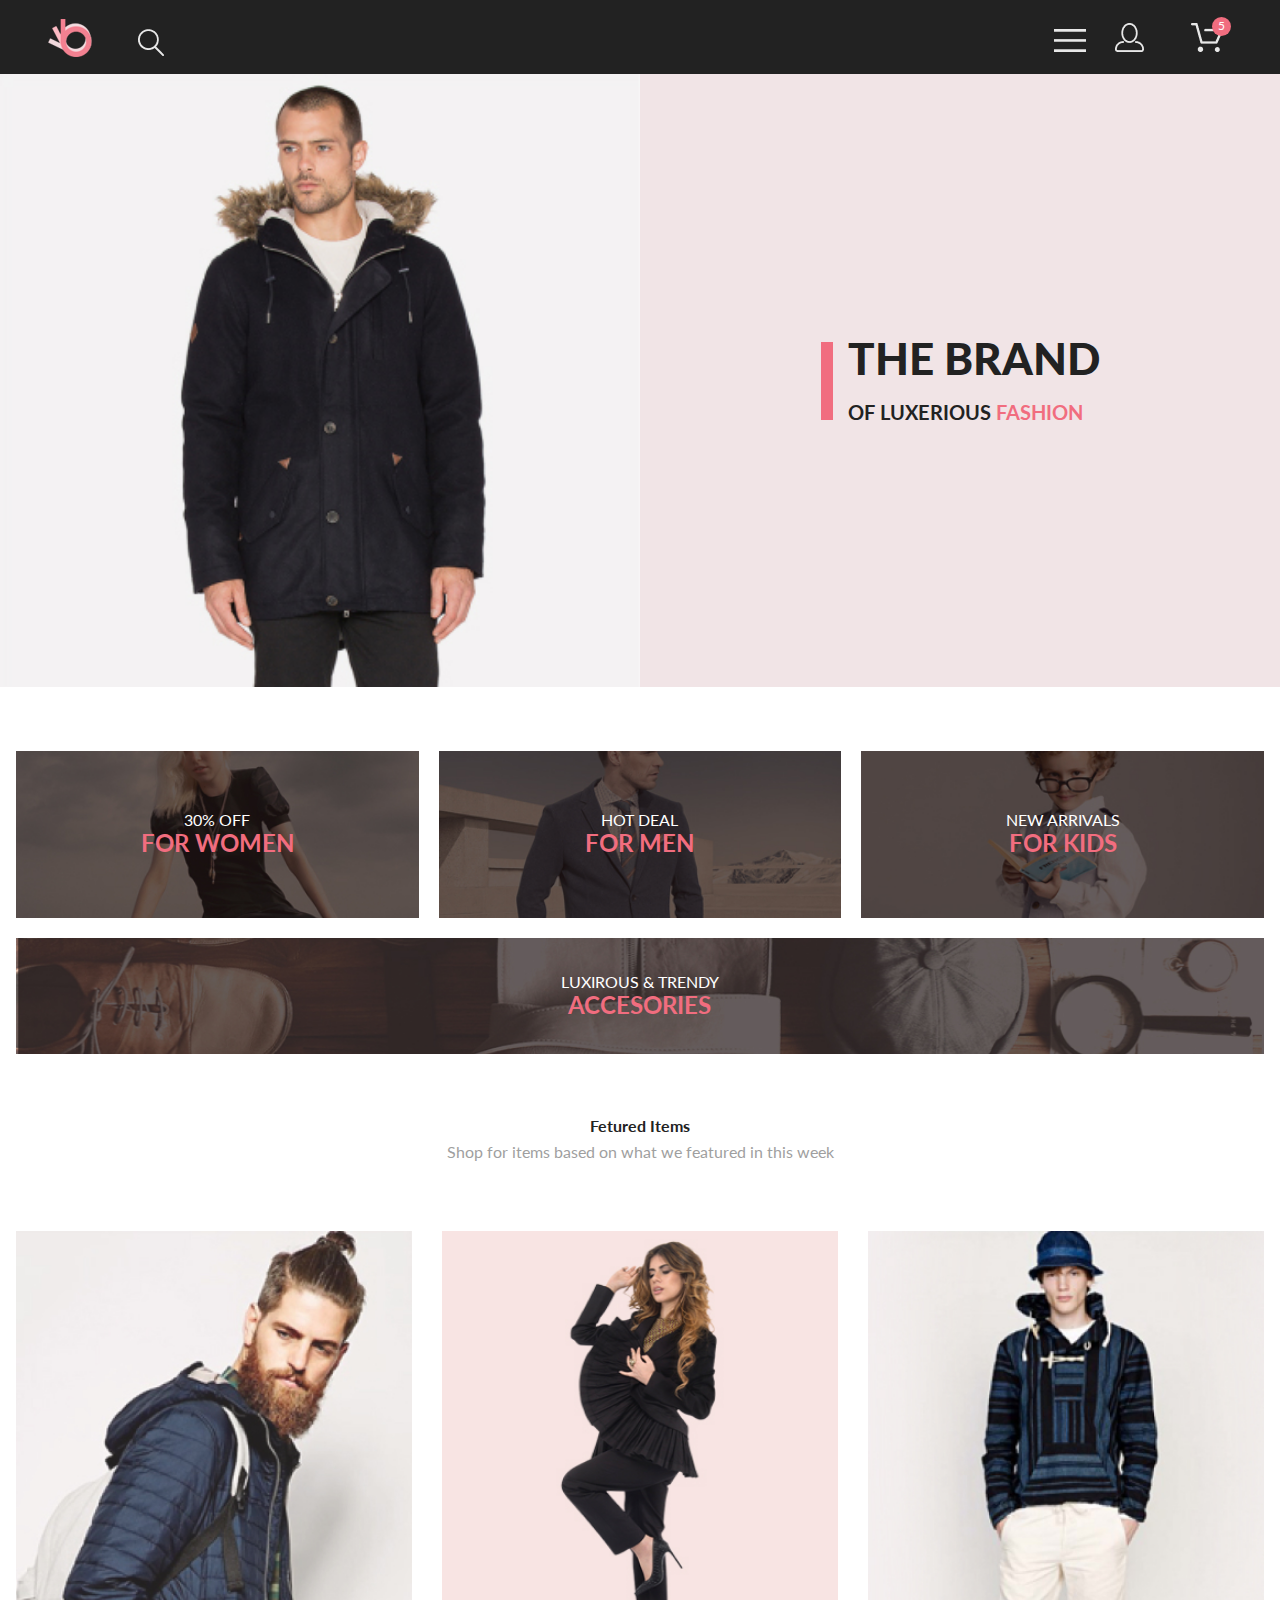
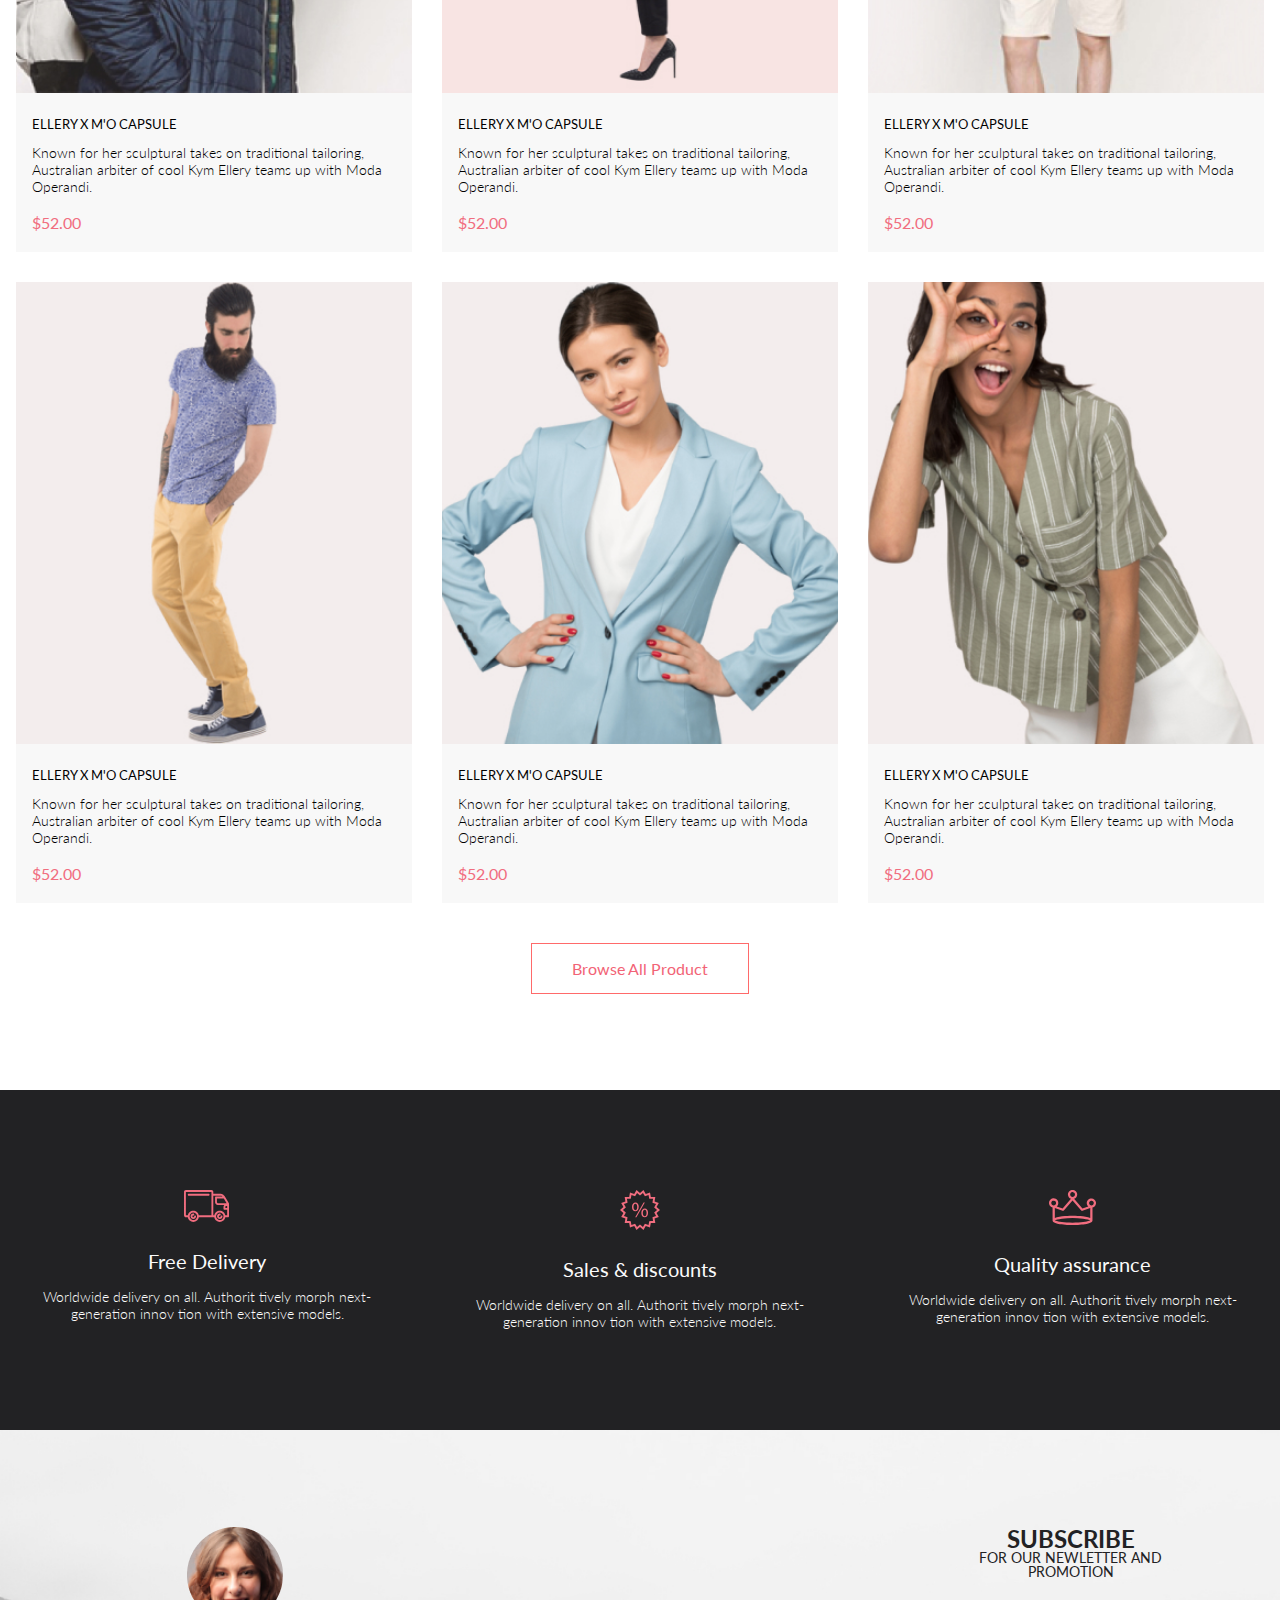
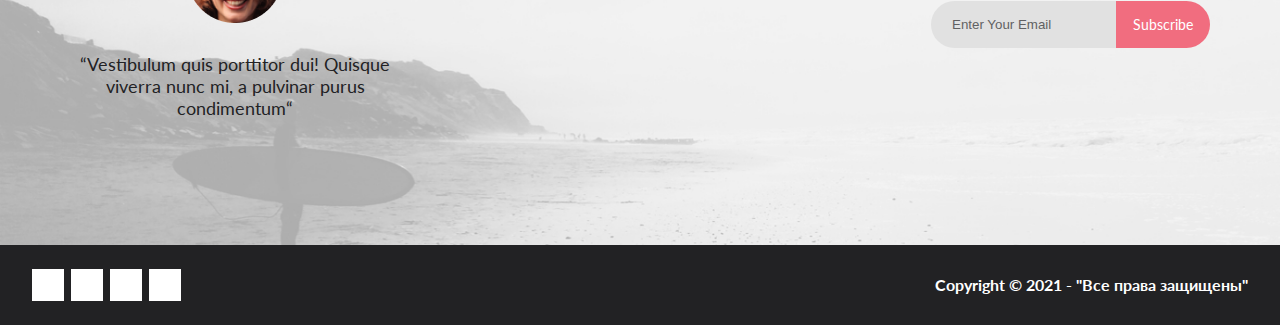
<file: index.html>
<!DOCTYPE html>
<html lang="en">

<head>
    <meta charset="UTF-8">
    <meta name="viewport" content="width=device-width, initial-scale=1.0">
    <meta name="author" lang="ru" content="Yaroslav Chelov">
    <title>Главная страница сайта</title>
    <link rel="stylesheet" href="reset.css">
    <link rel="stylesheet" href="https://cdnjs.cloudflare.com/ajax/libs/font-awesome/5.15.2/css/all.min.css"
        integrity="sha512-HK5fgLBL+xu6dm/Ii3z4xhlSUyZgTT9tuc/hSrtw6uzJOvgRr2a9jyxxT1ely+B+xFAmJKVSTbpM/CuL7qxO8w=="
        crossorigin="anonymous">
    <link rel="stylesheet" href="style.css">
</head>

<body>
    <!-- Создаем шапку сайта -->
    <div class="header">
        <div class="container">
            <div class="leftHeader">
                <img src="img/logo.png" alt="Логотип компании">
                <img class="searchIcon" src="img/search.png" alt="Поиск по сайту">
            </div>

            <div class="rightHeader">
                <img class="headerBars" src="img/bars.png" alt="Кнопка меню">
                <img class="userIcon" src="img/user.png" alt="Иконка пользователя">

                <span class="cartIconWrap">
                    <img class="cartIcon" src="img/cart.png" alt="Корзина с товаром">
                    <span>5</span>
                </span>
            </div>

        </div>
    </div>
    <!-- Конец шапки сайта -->
    <div class="brandWrap">
        <div class="InsidebrandWrap">
            <div class="brandLeft">
                <img src="img/brand-man.jpg" alt="Картинка рекламная">
            </div>
            <div class="brandRight">
                <div class="brandPromoWrap">
                    <div>THE BRAND</div>
                    <div>OF LUXERIOUS <span>FASHION</span></div>
                </div>
            </div>
        </div>


        <!-- Скрытое меню -->
        <div class="brandDark hidden">
            <div class="menu">
                <img class="menuClose" src="img/close-icon.png" alt="">
                <div class="menuTitle"><a href="catalog.html" target="_self">КАТАЛОГ ТОВАРОВ</a></div>

                <div class="menuUnit">
                    <div class="menuHeader">
                        MAN
                    </div>
                    <a href="#">Accessories</a>
                    <a href="#">Bags</a>
                    <a href="#">Denim</a>
                    <a href="#">T-Shirts</a>
                </div>

                <div class="menuUnit">
                    <div class="menuHeader">
                        WOMAN
                    </div>
                    <a href="#">Accessories</a>
                    <a href="#">Jackets & Coats</a>
                    <a href="#">Polos</a>
                    <a href="#">T-Shirts</a>
                    <a href="#">Shirts</a>
                </div>

                <div class="menuUnit">
                    <div class="menuHeader">
                        KIDS
                    </div>
                    <a href="#">Accessories</a>
                    <a href="#">Jackets & Coats</a>
                    <a href="#">Polos</a>
                    <a href="#">T-Shirts</a>
                    <a href="#">Shirts</a>
                    <a href="#">Bags</a>
                </div>

            </div>
        </div>
    </div>
    <!-- Конец скрытого меню -->

    <!-- Карточки разделов -->
    <div class="offers container">
        <div class="offerWomen">
            <img class="offerImgThree" src="img/offerWomen.jpg" alt="Раздел товаров для мужчин">
            <div class="offerTitle">
                <div class="offerTitleTop">
                    30% OFF
                </div>
                <div class="offerTitleBottom">
                    FOR WOMEN
                </div>
            </div>
        </div>
        <div class="offerMen">
            <img class="offerImgThree" src="img/offerMen.jpg" alt="Раздел товаров для мужчин">
            <div class="offerTitle">
                <div class="offerTitleTop">
                    HOT DEAL
                </div>
                <div class="offerTitleBottom">
                    FOR MEN
                </div>
            </div>
        </div>
        <div class="offerKids">
            <img class="offerImgThree" src="img/offerKids.jpg" alt="Детские товары">
            <div class="offerTitle">
                <div class="offerTitleTop">
                    NEW ARRIVALS
                </div>
                <div class="offerTitleBottom">
                    FOR KIDS
                </div>
            </div>
        </div>
        <div class="offerAccesories">
            <img class="offerImgLast" src="img/offerAccesories.jpg" alt="Предложения по аксуссуарам">
            <div class="offerTitle">
                <div class="offerTitleTop">
                    LUXIROUS & TRENDY
                </div>
                <div class="offerTitleBottom">
                    ACCESORIES
                </div>
            </div>
        </div>
    </div>
    <!-- Конец карточек разделов -->

    <!-- Карточки товаров -->

    <div class="featured container">
        <h2 class="featuredHeader">Fetured Items</h2>
        <div class="featuredTitle">Shop for items based on what we featured in this week</div>

        <div class="featuredItems">

            <div class="featuredItem">

                <div class="featuredImgWrap">
                    <img src="img/featured/1.jpg" alt="">
                    <div class="featuredImgDark">
                        <button>
                            <img src="img/cart.svg" alt="">
                            Add to Cart
                        </button>
                    </div>
                </div>

                <div class="featuredData">
                    <div class="featuredName">
                        ELLERY X M'O CAPSULE
                    </div>
                    <div class="featuredText">
                        Known for her sculptural takes on traditional tailoring, Australian arbiter of cool Kym Ellery
                        teams
                        up with Moda Operandi.
                    </div>
                    <div class="featuredPrice">
                        $52.00
                    </div>
                </div>

            </div>

            <div class="featuredItem">

                <div class="featuredImgWrap">
                    <img src="img/featured/2.jpg" alt="">
                    <div class="featuredImgDark">
                        <button>
                            <img src="img/cart.svg" alt="">
                            Add to Cart
                        </button>
                    </div>
                </div>

                <div class="featuredData">
                    <div class="featuredName">
                        ELLERY X M'O CAPSULE
                    </div>
                    <div class="featuredText">
                        Known for her sculptural takes on traditional tailoring, Australian arbiter of cool Kym Ellery
                        teams
                        up with Moda Operandi.
                    </div>
                    <div class="featuredPrice">
                        $52.00
                    </div>
                </div>

            </div>

            <div class="featuredItem">

                <div class="featuredImgWrap">
                    <img src="img/featured/3.jpg" alt="">
                    <div class="featuredImgDark">
                        <button>
                            <img src="img/cart.svg" alt="">
                            Add to Cart
                        </button>
                    </div>
                </div>

                <div class="featuredData">
                    <div class="featuredName">
                        ELLERY X M'O CAPSULE
                    </div>
                    <div class="featuredText">
                        Known for her sculptural takes on traditional tailoring, Australian arbiter of cool Kym Ellery
                        teams
                        up with Moda Operandi.
                    </div>
                    <div class="featuredPrice">
                        $52.00
                    </div>
                </div>

            </div>

            <div class="featuredItem">

                <div class="featuredImgWrap">
                    <img src="img/featured/4.jpg" alt="">
                    <div class="featuredImgDark">
                        <button>
                            <img src="img/cart.svg" alt="">
                            Add to Cart
                        </button>
                    </div>
                </div>

                <div class="featuredData">
                    <div class="featuredName">
                        ELLERY X M'O CAPSULE
                    </div>
                    <div class="featuredText">
                        Known for her sculptural takes on traditional tailoring, Australian arbiter of cool Kym Ellery
                        teams
                        up with Moda Operandi.
                    </div>
                    <div class="featuredPrice">
                        $52.00
                    </div>
                </div>

            </div>

            <div class="featuredItem">

                <div class="featuredImgWrap">
                    <img src="img/featured/5.jpg" alt="">
                    <div class="featuredImgDark">
                        <button>
                            <img src="img/cart.svg" alt="">
                            Add to Cart
                        </button>
                    </div>
                </div>

                <div class="featuredData">
                    <div class="featuredName">
                        ELLERY X M'O CAPSULE
                    </div>
                    <div class="featuredText">
                        Known for her sculptural takes on traditional tailoring, Australian arbiter of cool Kym Ellery
                        teams
                        up with Moda Operandi.
                    </div>
                    <div class="featuredPrice">
                        $52.00
                    </div>
                </div>

            </div>
            <div class="featuredItem">

                <div class="featuredImgWrap">
                    <img src="img/featured/6.jpg" alt="">
                    <div class="featuredImgDark">
                        <button>
                            <img src="img/cart.svg" alt="">
                            Add to Cart
                        </button>
                    </div>
                </div>

                <div class="featuredData">
                    <div class="featuredName">
                        ELLERY X M'O CAPSULE
                    </div>
                    <div class="featuredText">
                        Known for her sculptural takes on traditional tailoring, Australian arbiter of cool Kym Ellery
                        teams
                        up with Moda Operandi.
                    </div>
                    <div class="featuredPrice">
                        $52.00
                    </div>
                </div>

            </div>
        </div>

        <!-- Конец карточек товаров -->

        <button class="featuredBrowseBtn">Browse All Product</button>
    </div>

    <div class="services">
        <div class="container">

            <div class="serivceUnit">
                <img src="img/services/delivery.svg" alt="">
                <div class="servicesTitle">
                    Free Delivery
                </div>
                <div class="servicesText">
                    Worldwide delivery on all. Authorit tively morph next-generation innov tion with extensive models.
                </div>
            </div>

            <div class="serivceUnit">
                <img src="img/services/discount.svg" alt="">
                <div class="servicesTitle">
                    Sales & discounts
                </div>
                <div class="servicesText">
                    Worldwide delivery on all. Authorit tively morph next-generation innov tion with extensive models.
                </div>
            </div>

            <div class="serivceUnit">
                <img src="img/services/assurance.svg" alt="">
                <div class="servicesTitle">
                    Quality assurance
                </div>
                <div class="servicesText">
                    Worldwide delivery on all. Authorit tively morph next-generation innov tion with extensive models.
                </div>
            </div>
        </div>
    </div>

    <div class="subscribe">
        <div class="container">

            <div class="subscribeLeft">
                <img src="img/subscribeUser.png" alt="">
                <div class="subscribeUserText">
                    “Vestibulum quis porttitor dui! Quisque viverra nunc mi, a pulvinar purus condimentum“
                </div>
            </div>

            <div class="subscribeRight">
                <div class="subscribeTitle">
                    SUBSCRIBE
                </div>
                <div class="subscribeText">
                    FOR OUR NEWLETTER AND PROMOTION
                </div>
                <form action="" class="subscribeForm">
                    <input type="text" placeholder="Enter Your Email">
                    <button>Subscribe</button>
                </form>
            </div>

        </div>
    </div>
    <!-- Начало футера -->
    <div class="footer">
        <div class="container">
            <div class="footerLeft">
                <a href="#">
                    <i class="fab fa-facebook-f"></i>
                </a>
                <a href="#">
                    <i class="fab fa-instagram"></i>
                </a>
                <a href="#">
                    <i class="fab fa-pinterest-p"></i>
                </a>
                <a href="#">
                    <i class="fab fa-twitter"></i>
                </a>
            </div>
            <div class="footerRight">
                <b>Copyright &copy; 2021 - "Все права защищены"</b>
            </div>
        </div>
    </div>
    <!-- Появление меню и смена класса при нажатии на кнопку меню bars.png -->
    <script src="script.js"></script>

</body>

</html>
</file>
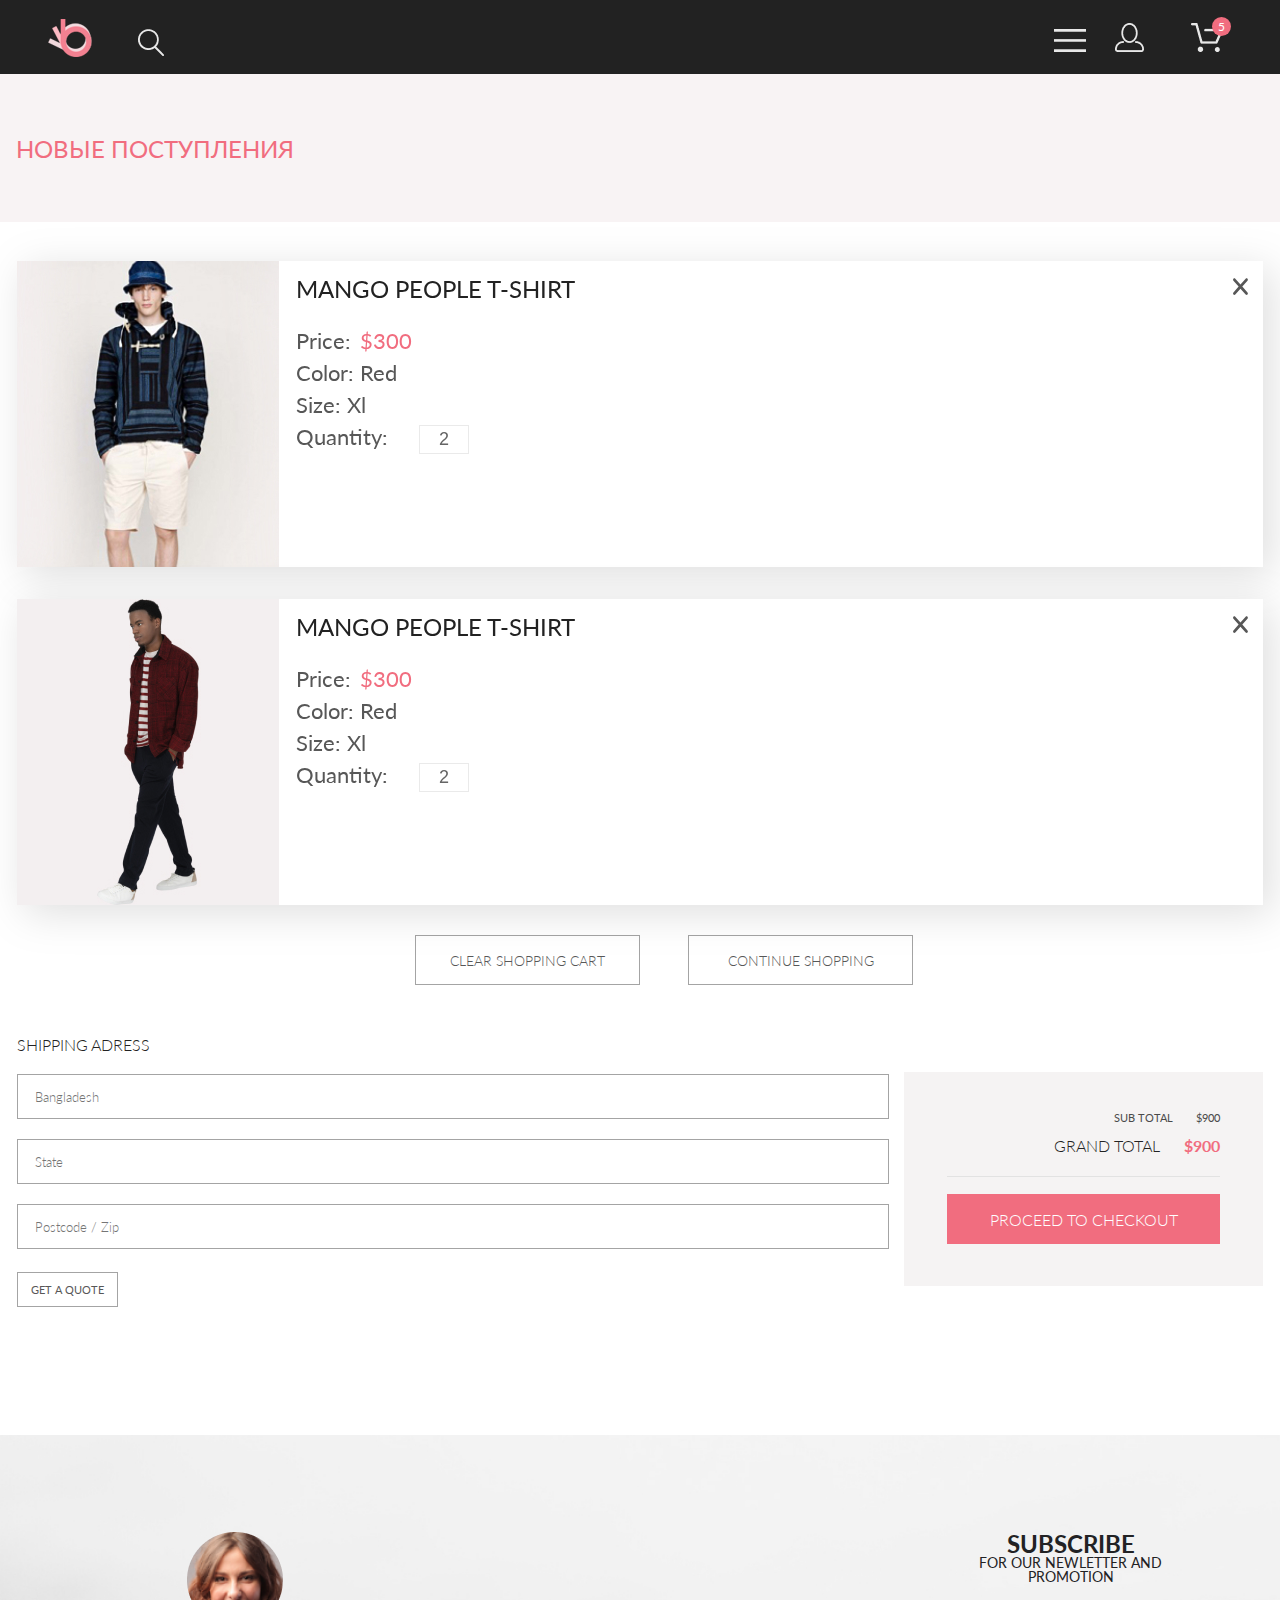
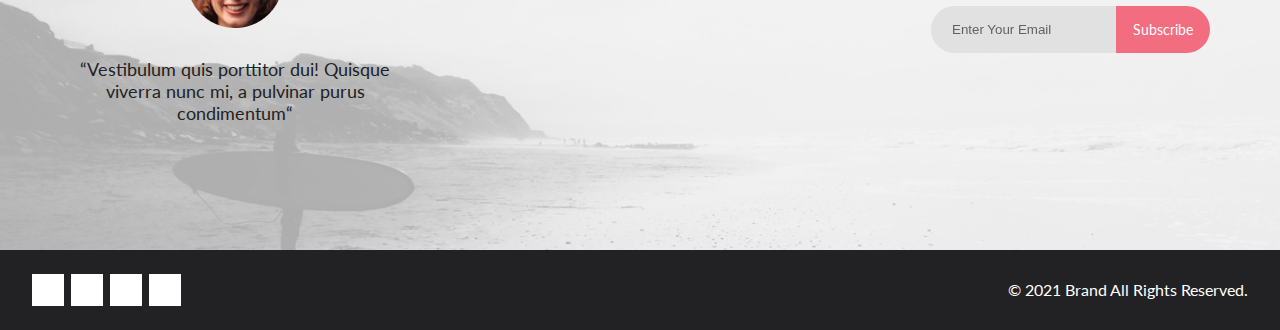
<file: cart.html>
<!DOCTYPE html>
<html lang="en">

<head>
    <meta charset="UTF-8">
    <meta name="viewport" content="width=device-width, initial-scale=1.0">
    <meta name="author" lang="ru" content="Yaroslav Chelov">
    <title>КОРЗИНА товаров</title>
    <link rel="stylesheet" href="reset.css">
    <link rel="stylesheet" href="https://cdnjs.cloudflare.com/ajax/libs/font-awesome/5.15.2/css/all.min.css"
        integrity="sha512-HK5fgLBL+xu6dm/Ii3z4xhlSUyZgTT9tuc/hSrtw6uzJOvgRr2a9jyxxT1ely+B+xFAmJKVSTbpM/CuL7qxO8w=="
        crossorigin="anonymous">
    <link rel="stylesheet" href="style.css">
    <link rel="stylesheet" href="styles/style.css">
</head>

<body>
    <!-- Создаем шапку сайта -->
    <div class="header">
        <div class="container">
            <div class="leftHeader">
                <a href="index.html" target="_self"><img src="img/logo.png" alt="Логотип компании"></a>
                <img class="searchIcon" src="img/search.png" alt="Поиск по сайту">
            </div>

            <div class="rightHeader">
                <img class="headerBars" src="img/bars.png" alt="Кнопка меню">
                <img class="userIcon" src="img/user.png" alt="Иконка пользователя">

                <span class="cartIconWrap">
                    <img class="cartIcon" src="img/cart.png" alt="Корзина с товаром">
                    <span>5</span>
                </span>
            </div>

        </div>
    </div>
    <!-- Конец шапки сайта -->


    <!-- Скрытое меню -->
    <div class="brandDark hidden">
        <div class="menu">
            <img class="menuClose" src="img/close-icon.png" alt="">
            <div class="menuTitle"><a href="catalog.html" target="_self">КАТАЛОГ ТОВАРОВ</a></div>

            <div class="menuUnit">
                <div class="menuHeader">
                    MAN
                </div>
                <a href="#">Accessories</a>
                <a href="#">Bags</a>
                <a href="#">Denim</a>
                <a href="#">T-Shirts</a>
            </div>

            <div class="menuUnit">
                <div class="menuHeader">
                    WOMAN
                </div>
                <a href="#">Accessories</a>
                <a href="#">Jackets & Coats</a>
                <a href="#">Polos</a>
                <a href="#">T-Shirts</a>
                <a href="#">Shirts</a>
            </div>

            <div class="menuUnit">
                <div class="menuHeader">
                    KIDS
                </div>
                <a href="#">Accessories</a>
                <a href="#">Jackets & Coats</a>
                <a href="#">Polos</a>
                <a href="#">T-Shirts</a>
                <a href="#">Shirts</a>
                <a href="#">Bags</a>
            </div>

        </div>
    </div>
    </div>
    <!-- Конец скрытого меню -->


    <div class="newArrivals">
        <div class="container">
            <h1>НОВЫЕ ПОСТУПЛЕНИЯ</h1>
        </div>
    </div>

    <div class="container cart">
        <div class="cartLeft">

            <div class="cartUnit">
                <div class="cartUnitInside">
                    <img src="images/cart/cart1.jpg" alt="" class="cartImg">
                    <div class="cartProduct">
                        <div class="cartProductName">MANGO PEOPLE T-SHIRT</div>
                        <div class="cartProductPrice">
                            Price: <span>$300</span>
                        </div>
                        <div class="cartProductColor">Color: Red</div>
                        <div class="cartProductSize">Size: Xl</div>
                        <div class="cartProductQty">
                            Quantity:
                            <input type="text" value="2">
                        </div>
                    </div>
                </div>
            </div>

            <div class="cartUnit">
                <div class="cartUnitInside">
                    <img src="images/cart/cart2.jpg" alt="" class="cartImg">
                    <div class="cartProduct">
                        <div class="cartProductName">MANGO PEOPLE T-SHIRT</div>
                        <div class="cartProductPrice">
                            Price: <span>$300</span>
                        </div>
                        <div class="cartProductColor">Color: Red</div>
                        <div class="cartProductSize">Size: Xl</div>
                        <div class="cartProductQty">
                            Quantity:
                            <input type="text" value="2">
                        </div>
                    </div>
                </div>
            </div>

            <div class="cartLeftButtons">
                <button>Clear shopping cart</button>
                <button>Continue shopping</button>
            </div>

        </div>
        <div class="cartRight">
            <form action="" class="cartRightForm">
                <div class="cartRightHeader">SHIPPING ADRESS</div>
                <input type="text" placeholder="Bangladesh">
                <input type="text" placeholder="State">
                <input type="text" placeholder="Postcode / Zip">
                <button>GET A QUOTE</button>
            </form>

            <div class="cartTotal">
                <div class="cartSubtotal">
                    SUB TOTAL <span>$900</span>
                </div>
                <div class="cartGrandtotal">
                    GRAND TOTAL <span>$900</span>
                </div>
                <hr>
                <button>PROCEED TO CHECKOUT</button>
            </div>
        </div>
    </div>


    <div class="subscribe">
        <div class="container">

            <div class="subscribeLeft">
                <img src="img/subscribeUser.png" alt="">
                <div class="subscribeUserText">
                    “Vestibulum quis porttitor dui! Quisque viverra nunc mi, a pulvinar purus condimentum“
                </div>
            </div>

            <div class="subscribeRight">
                <div class="subscribeTitle">
                    SUBSCRIBE
                </div>
                <div class="subscribeText">
                    FOR OUR NEWLETTER AND PROMOTION
                </div>
                <form action="" class="subscribeForm">
                    <input type="text" placeholder="Enter Your Email">
                    <button>Subscribe</button>
                </form>
            </div>

        </div>
    </div>
    <script type="text/javascript">
        function CreateImage() {
            var cnvs = document.getElementById("canvas");
            var ctxt = cnvs.getContext("2d");
            var x = 1;
            function animation2() {
                ctxt.fillStyle = "blue";
                ctxt.fillRect(x * 10, (Math.sin(x)) * 50 + 75, 2.5, 2.5);
                ctxt.fillStyle = "red";
                ctxt.fillRect(x * 10, (Math.cos(x)) * 50 + 75, 2.5, 2.5);
                x = x + 0.01;
                if (x › 60) {
                    x = 1;
                    ctxt2.clearRect(0, 0, 640, 150);
                }
                setTimeout(animation, 10);
            }
            animation();
        }
    </script>

    <div class="footer">
        <div class="container">
            <div class="footerLeft">
                <a href="#">
                    <i class="fab fa-facebook-f"></i>
                </a>
                <a href="#">
                    <i class="fab fa-instagram"></i>
                </a>
                <a href="#">
                    <i class="fab fa-pinterest-p"></i>
                </a>
                <a href="#">
                    <i class="fab fa-twitter"></i>
                </a>
            </div>
            <div class="footerRight">
                &copy; 2021 Brand All Rights Reserved.
            </div>
        </div>
    </div>
    <!-- Появление меню и смена класса при нажатии на кнопку меню bars.png -->
    <script src="script.js"></script>
    <!-- Появление меню фильтров -->
    <script src="app.js"></script>
</body>

</html>
</file>
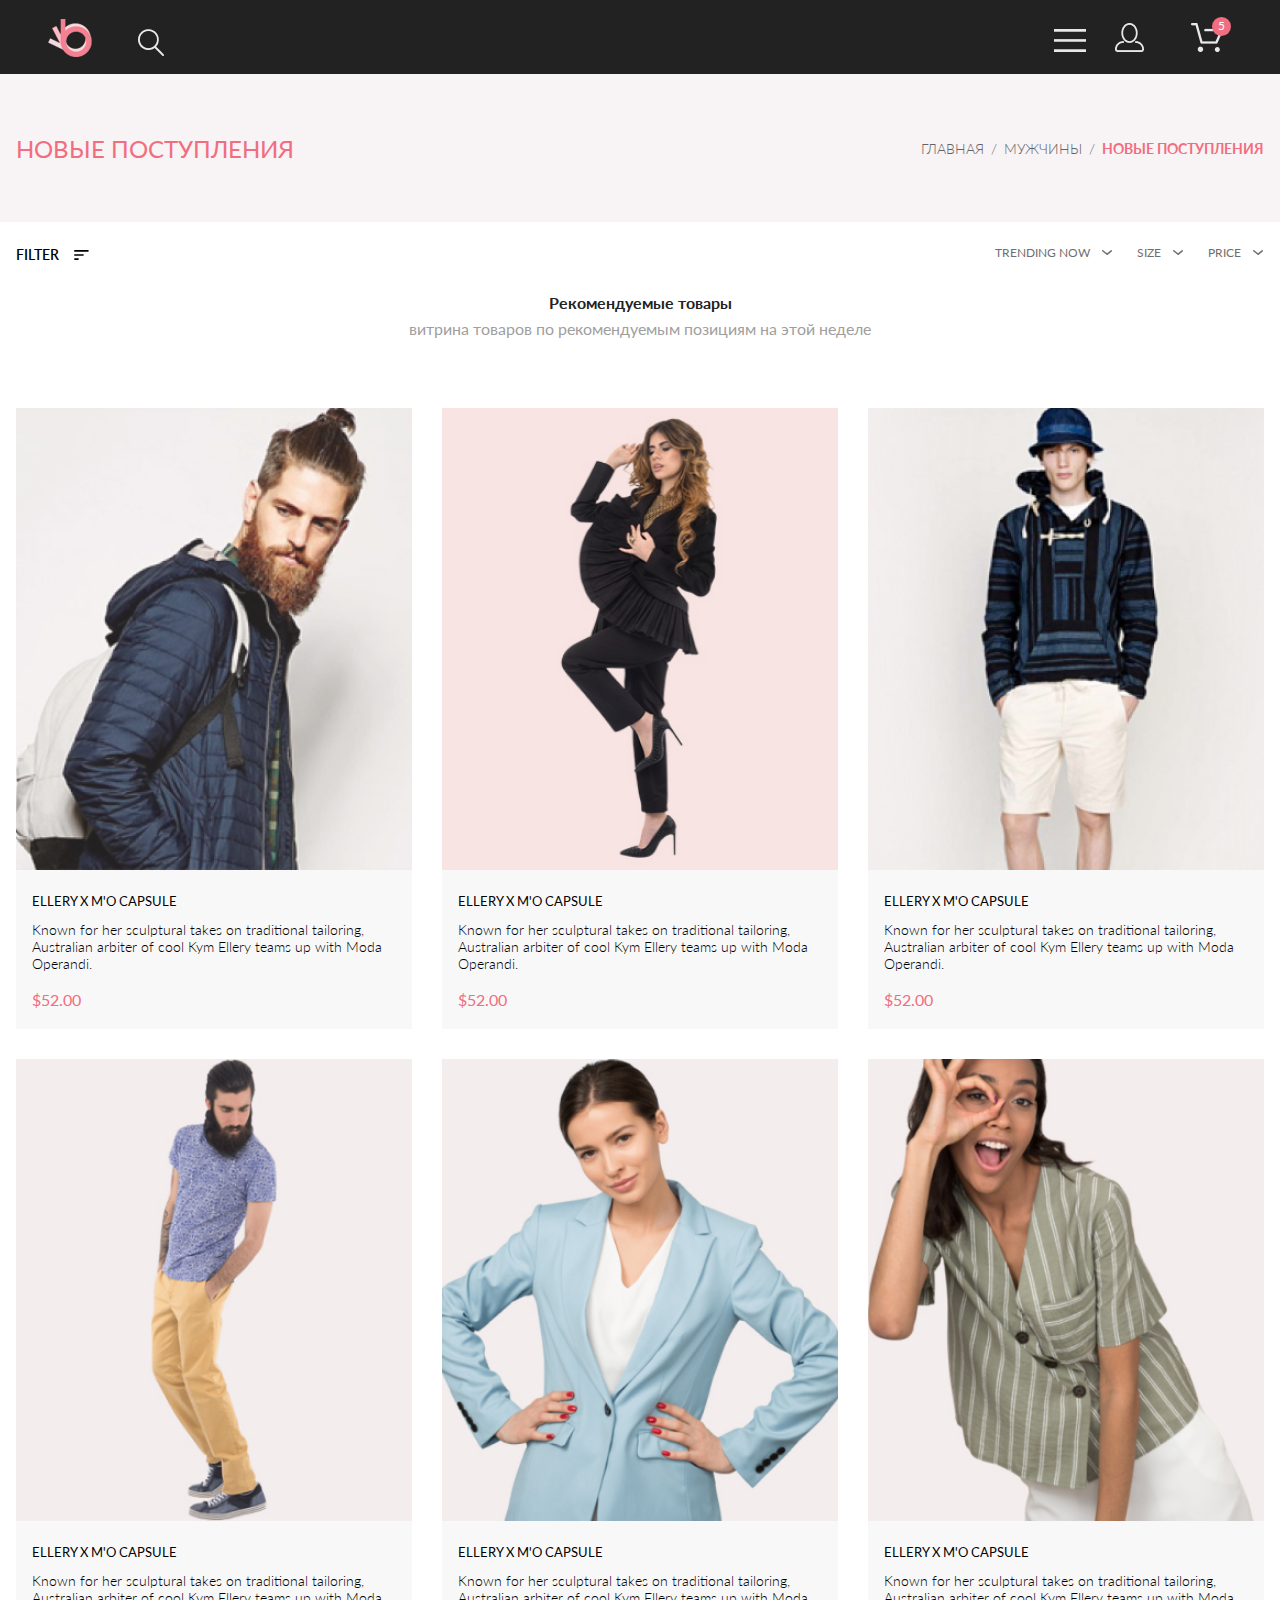
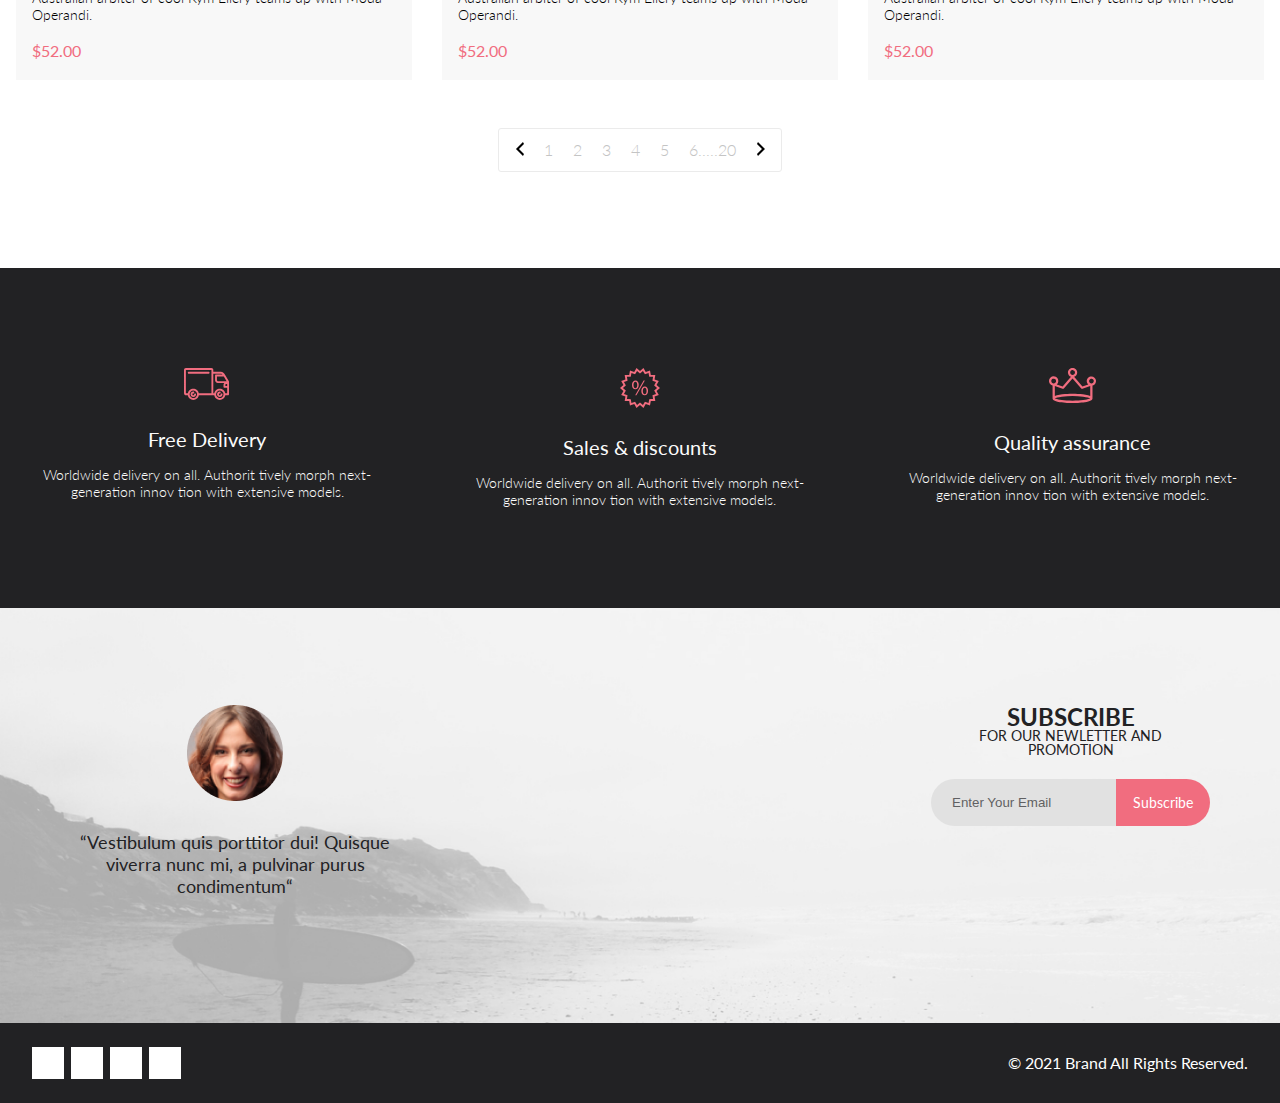
<file: catalog.html>
<!DOCTYPE html>
<html lang="en">

<head>
    <meta charset="UTF-8">
    <meta name="viewport" content="width=device-width, initial-scale=1.0">
    <meta name="author" lang="ru" content="Yaroslav Chelov">
    <title>Каталог товаров</title>
    <link rel="stylesheet" href="reset.css">
    <link rel="stylesheet" href="https://cdnjs.cloudflare.com/ajax/libs/font-awesome/5.15.2/css/all.min.css"
        integrity="sha512-HK5fgLBL+xu6dm/Ii3z4xhlSUyZgTT9tuc/hSrtw6uzJOvgRr2a9jyxxT1ely+B+xFAmJKVSTbpM/CuL7qxO8w=="
        crossorigin="anonymous">
    <link rel="stylesheet" href="style.css">
</head>

<body>
    <!-- Создаем шапку сайта -->
    <div class="header">
        <div class="container">
            <div class="leftHeader">
                <a href="index.html" target="_self"><img src="img/logo.png" alt="Логотип компании"></a>
                <img class="searchIcon" src="img/search.png" alt="Поиск по сайту">
            </div>

            <div class="rightHeader">
                <img class="headerBars" src="img/bars.png" alt="Кнопка меню">
                <img class="userIcon" src="img/user.png" alt="Иконка пользователя">

                <span class="cartIconWrap">
                    <img class="cartIcon" src="img/cart.png" alt="Корзина с товаром">
                    <span>5</span>
                </span>
            </div>

        </div>
    </div>
    <!-- Конец шапки сайта -->


    <!-- Скрытое меню -->
    <div class="brandDark hidden">
        <div class="menu">
            <img class="menuClose" src="img/close-icon.png" alt="">
            <div class="menuTitle"><a href="catalog.html" target="_self">КАТАЛОГ ТОВАРОВ</a></div>

            <div class="menuUnit">
                <div class="menuHeader">
                    MAN
                </div>
                <a href="#">Accessories</a>
                <a href="#">Bags</a>
                <a href="#">Denim</a>
                <a href="#">T-Shirts</a>
            </div>

            <div class="menuUnit">
                <div class="menuHeader">
                    WOMAN
                </div>
                <a href="#">Accessories</a>
                <a href="#">Jackets & Coats</a>
                <a href="#">Polos</a>
                <a href="#">T-Shirts</a>
                <a href="#">Shirts</a>
            </div>

            <div class="menuUnit">
                <div class="menuHeader">
                    KIDS
                </div>
                <a href="#">Accessories</a>
                <a href="#">Jackets & Coats</a>
                <a href="#">Polos</a>
                <a href="#">T-Shirts</a>
                <a href="#">Shirts</a>
                <a href="#">Bags</a>
            </div>

        </div>
    </div>
    </div>
    <!-- Конец скрытого меню -->


    <div class="newArrivals">
        <div class="container">
            <h1>НОВЫЕ ПОСТУПЛЕНИЯ</h1>
            <nav>
                <a href="index.html">ГЛАВНАЯ</a>
                <span>/</span>
                <a href="#">МУЖЧИНЫ</a>
                <span>/</span>
                <a href="#">НОВЫЕ ПОСТУПЛЕНИЯ</a>
            </nav>
        </div>
    </div>

    <div class="filters">
        <div class="container">
            <div class="filtersLeft">
                <span class="filterLabel">FILTER</span>
                <img class="filterIcon" src="img/filter.svg" alt=":::.">
                <div class="filterPopup hidden">
                    <nav class="filterCategory">
                        <div class="filterCategoryHeader">CATEGORY</div>
                        <div class="hidden">
                            <a href="#">Accessories</a>
                            <a href="#">Bags</a>
                            <a href="#">Denim</a>
                            <a href="#">Hoodies & Sweatshirts</a>
                            <a href="#">Jackets & Coats</a>
                            <a href="#">Polos</a>
                            <a href="#">Shirts</a>
                            <a href="#">Shoes</a>
                            <a href="#">Sweaters & Knits</a>
                            <a href="#">T-Shirts</a>
                            <a href="#">Tanks</a>
                        </div>
                    </nav>
                    <nav class="filterCategory">
                        <div class="filterCategoryHeader">BRAND</div>
                        <div class="hidden">
                            <a href="#">Accessories</a>
                            <a href="#">Bags</a>
                            <a href="#">Denim</a>
                            <a href="#">Hoodies & Sweatshirts</a>
                            <a href="#">Jackets & Coats</a>
                            <a href="#">Polos</a>
                            <a href="#">Shirts</a>
                            <a href="#">Shoes</a>
                            <a href="#">Sweaters & Knits</a>
                            <a href="#">T-Shirts</a>
                            <a href="#">Tanks</a>
                        </div>
                    </nav>
                    <nav class="filterCategory">
                        <div class="filterCategoryHeader">DESIGNER</div>
                        <div class="hidden">
                            <a href="#">Accessories</a>
                            <a href="#">Bags</a>
                            <a href="#">Denim</a>
                            <a href="#">Hoodies & Sweatshirts</a>
                            <a href="#">Jackets & Coats</a>
                            <a href="#">Polos</a>
                            <a href="#">Shirts</a>
                            <a href="#">Shoes</a>
                            <a href="#">Sweaters & Knits</a>
                            <a href="#">T-Shirts</a>
                            <a href="#">Tanks</a>
                        </div>
                    </nav>
                </div>
            </div>
            <div class="filtersRight">
                <div class="filterTrending">
                    TRENDING NOW
                    <img src="img/filterArrow.svg" alt="">
                </div>
                <div class="filterSize">
                    <div class="filterSizeWrap">
                        SIZE
                        <img src="img/filterArrow.svg" alt="">
                    </div>
                    <div class="filterSizes hidden">
                        <div>
                            <input type="checkbox"> XS
                        </div>
                        <div>
                            <input type="checkbox"> S
                        </div>
                        <div>
                            <input type="checkbox"> M
                        </div>
                        <div>
                            <input type="checkbox"> L
                        </div>
                    </div>
                </div>
                <div class="filterPrice">
                    PRICE
                    <img src="img/filterArrow.svg" alt="">
                </div>
            </div>
        </div>
    </div>

    <div class="featured container">
        <h2 class="featuredHeader">Рекомендуемые товары</h2>
        <div class="featuredTitle">витрина товаров по рекомендуемым позициям на этой неделе</div>

        <div class="featuredItems">

            <div class="featuredItem">

                <div class="featuredImgWrap">
                    <img src="img/featured/1.jpg" alt="">
                    <div class="featuredImgDark">
                        <button>
                            <img src="img/cart.svg" alt="">
                            Add to Cart
                        </button>
                    </div>
                </div>

                <div class="featuredData">
                    <div class="featuredName">
                        ELLERY X M'O CAPSULE
                    </div>
                    <div class="featuredText">
                        Known for her sculptural takes on traditional tailoring, Australian arbiter of cool Kym Ellery
                        teams
                        up with Moda Operandi.
                    </div>
                    <div class="featuredPrice">
                        $52.00
                    </div>
                </div>

            </div>

            <div class="featuredItem">

                <div class="featuredImgWrap">
                    <img src="img/featured/2.jpg" alt="">
                    <div class="featuredImgDark">
                        <button>
                            <img src="img/cart.svg" alt="">
                            Add to Cart
                        </button>
                    </div>
                </div>

                <div class="featuredData">
                    <div class="featuredName">
                        ELLERY X M'O CAPSULE
                    </div>
                    <div class="featuredText">
                        Known for her sculptural takes on traditional tailoring, Australian arbiter of cool Kym Ellery
                        teams
                        up with Moda Operandi.
                    </div>
                    <div class="featuredPrice">
                        $52.00
                    </div>
                </div>

            </div>

            <div class="featuredItem">

                <div class="featuredImgWrap">
                    <img src="img/featured/3.jpg" alt="">
                    <div class="featuredImgDark">
                        <button>
                            <img src="img/cart.svg" alt="">
                            Add to Cart
                        </button>
                    </div>
                </div>

                <div class="featuredData">
                    <div class="featuredName">
                        ELLERY X M'O CAPSULE
                    </div>
                    <div class="featuredText">
                        Known for her sculptural takes on traditional tailoring, Australian arbiter of cool Kym Ellery
                        teams
                        up with Moda Operandi.
                    </div>
                    <div class="featuredPrice">
                        $52.00
                    </div>
                </div>

            </div>

            <div class="featuredItem">

                <div class="featuredImgWrap">
                    <img src="img/featured/4.jpg" alt="">
                    <div class="featuredImgDark">
                        <button>
                            <img src="img/cart.svg" alt="">
                            Add to Cart
                        </button>
                    </div>
                </div>

                <div class="featuredData">
                    <div class="featuredName">
                        ELLERY X M'O CAPSULE
                    </div>
                    <div class="featuredText">
                        Known for her sculptural takes on traditional tailoring, Australian arbiter of cool Kym Ellery
                        teams
                        up with Moda Operandi.
                    </div>
                    <div class="featuredPrice">
                        $52.00
                    </div>
                </div>

            </div>

            <div class="featuredItem">

                <div class="featuredImgWrap">
                    <img src="img/featured/5.jpg" alt="">
                    <div class="featuredImgDark">
                        <button>
                            <img src="img/cart.svg" alt="">
                            Add to Cart
                        </button>
                    </div>
                </div>

                <div class="featuredData">
                    <div class="featuredName">
                        ELLERY X M'O CAPSULE
                    </div>
                    <div class="featuredText">
                        Known for her sculptural takes on traditional tailoring, Australian arbiter of cool Kym Ellery
                        teams
                        up with Moda Operandi.
                    </div>
                    <div class="featuredPrice">
                        $52.00
                    </div>
                </div>

            </div>
            <div class="featuredItem">

                <div class="featuredImgWrap">
                    <img src="img/featured/6.jpg" alt="">
                    <div class="featuredImgDark">
                        <button>
                            <img src="img/cart.svg" alt="">
                            Add to Cart
                        </button>
                    </div>
                </div>

                <div class="featuredData">
                    <div class="featuredName">
                        ELLERY X M'O CAPSULE
                    </div>
                    <div class="featuredText">
                        Known for her sculptural takes on traditional tailoring, Australian arbiter of cool Kym Ellery
                        teams
                        up with Moda Operandi.
                    </div>
                    <div class="featuredPrice">
                        $52.00
                    </div>
                </div>

            </div>
        </div>

        <div class="pagination">
            <a href="#">
                <img src="img/chevronLeft.svg" alt="">
            </a>
            <a href="#">1</a>
            <a href="#">2</a>
            <a href="#">3</a>
            <a href="#">4</a>
            <a href="#">5</a>
            <a href="#">6.....20</a>
            <a href="#">
                <img src="img/chevronRight.svg" alt="">
            </a>
        </div>
    </div>

    <div class="services">
        <div class="container">

            <div class="serivceUnit">
                <img src="img/services/delivery.svg" alt="">
                <div class="servicesTitle">
                    Free Delivery
                </div>
                <div class="servicesText">
                    Worldwide delivery on all. Authorit tively morph next-generation innov tion with extensive models.
                </div>
            </div>

            <div class="serivceUnit">
                <img src="img/services/discount.svg" alt="">
                <div class="servicesTitle">
                    Sales & discounts
                </div>
                <div class="servicesText">
                    Worldwide delivery on all. Authorit tively morph next-generation innov tion with extensive models.
                </div>
            </div>

            <div class="serivceUnit">
                <img src="img/services/assurance.svg" alt="">
                <div class="servicesTitle">
                    Quality assurance
                </div>
                <div class="servicesText">
                    Worldwide delivery on all. Authorit tively morph next-generation innov tion with extensive models.
                </div>
            </div>
        </div>
    </div>

    <div class="subscribe">
        <div class="container">

            <div class="subscribeLeft">
                <img src="img/subscribeUser.png" alt="">
                <div class="subscribeUserText">
                    “Vestibulum quis porttitor dui! Quisque viverra nunc mi, a pulvinar purus condimentum“
                </div>
            </div>

            <div class="subscribeRight">
                <div class="subscribeTitle">
                    SUBSCRIBE
                </div>
                <div class="subscribeText">
                    FOR OUR NEWLETTER AND PROMOTION
                </div>
                <form action="" class="subscribeForm">
                    <input type="text" placeholder="Enter Your Email">
                    <button>Subscribe</button>
                </form>
            </div>

        </div>
    </div>

    <div class="footer">
        <div class="container">
            <div class="footerLeft">
                <a href="#">
                    <i class="fab fa-facebook-f"></i>
                </a>
                <a href="#">
                    <i class="fab fa-instagram"></i>
                </a>
                <a href="#">
                    <i class="fab fa-pinterest-p"></i>
                </a>
                <a href="#">
                    <i class="fab fa-twitter"></i>
                </a>
            </div>
            <div class="footerRight">
                &copy; 2021 Brand All Rights Reserved.
            </div>
        </div>
    </div>
    <!-- Появление меню и смена класса при нажатии на кнопку меню bars.png -->
    <script src="script.js"></script>
    <!-- Появление меню фильтров -->
    <script src="app.js"></script>
</body>

</html>
</file>
<file: style.css>
@import url("https://fonts.googleapis.com/css2?family=Lato:wght@300;400;700;900&display=swap");

body {
    margin: 0;
    font-family: Lato, sans-serif;
}

img {
    border:none;
}

a {
    color: #000000;
    text-decoration: none;
    font-weight: 600;
    border: none;
}

.header {
    background: #222222;
    height: 74px;
    padding: 18px 16px;
    box-sizing: border-box;
}

.header .container {
    display: flex;
    justify-content: space-between;
    align-items: center;
}

@media (min-width: 1600px) {
    .container {
        margin: 0 auto;
        width: 1140px;
    }
}

@media (min-width: 768px) {
    .header {
        padding-left: 32px;
        padding-right: 32px;
    }
}

.header i {
    color: #e8e8e8;
}

.searchIcon {
    margin-left: 41px;
}

.leftHeader {
    margin-left: 16px;
    margin-top: 1px;
    border: none;
}

.rightHeader {
    border: none;
    margin-right: 25px;
}

.headerBars {
    border: 0;
}

.userIcon,
.cartIconWrap {
    display: none;
}

@media (min-width: 768px) {
    .userIcon,
    .cartIconWrap {
        display: inline;
    }
}

.userIcon {
    margin-left: 25px;
    margin-right: 42px;
}

.cartIconWrap {
    position: relative;
}

.cartIconWrap span {
    display: inline-block;
    width: 19px;
    height: 19px;
    color: white;
    background: #f16d7f;
    border-radius: 50%;
    position: absolute;
    text-align: center;
    right: -8px;
    top: -19px;
    font-size: 12px;
    line-height: 18px;
}

.brandWrap {
    min-height: 363px;
    position: relative;
    background: #F1E4E6;
    width: 100%;
}

.newArrivals {
    background: #f8f3f4;
    min-height: 148px;
}

.newArrivals h1 {
    margin: 24px 0 32px;
    font-weight: normal;
    font-size: 24px;
    line-height: 29px;
    color: #f16d7f;
}

@media (min-width: 768px) {
    .newArrivals h1 {
        margin: 0;
    }
}

.newArrivals .container {
    display: flex;
    flex-direction: column;
    align-items: center;
    min-height: inherit;
}

@media (min-width: 768px) {
    .newArrivals .container {
        flex-direction: row;
        justify-content: space-between;
    }
}

@media (min-width: 768px) and (max-width: 1599px) {
    .newArrivals .container {
        padding: 0 16px;
    }
}

.newArrivals nav a,
.newArrivals nav span {
    font-weight: 300;
    font-size: 14px;
    line-height: 17px;
    color: #636363;
}

.newArrivals nav a {
    text-decoration: none;
}

.newArrivals nav span {
    margin: 0 3px;
}

.newArrivals nav a:last-of-type {
    font-weight: bold;
    font-size: 14px;
    line-height: 17px;
    color: #f16d7f;
}


.filters {
    margin-top: 24px;
    margin-bottom: 32px;
}

@media (min-width: 1600px) {
    .filters {
        margin-top: 51px;
        margin-bottom: 64px;
    }
}

.filters .container {
    display: flex;
    justify-content: space-between;
    padding-left: 8px;
    padding-right: 8px;
}

@media (min-width: 768px) {
    .filters .container {
        padding-left: 16px;
        padding-right: 16px;
    }
}

@media (min-width: 1600px) {
    .filters .container {
        padding-left: 0;
        padding-right: 0;
        justify-content: flex-start;
    }
}

.filtersRight {
    display: flex;
    font-size: 12px;
    line-height: 14px;
    color: #6f6e6e;
}

@media (min-width: 1600px) {
    .filtersRight {
        font-size: 14px;
        line-height: 17px;
        margin-left: 320px;
    }
}

.filtersRight img {
    position: relative;
    bottom: 1px;
    margin-left: 9px;
}

.filtersRight > div:not(:last-child) {
    margin-right: 15px;
}

@media (min-width: 375px) {
    .filtersRight > div:not(:last-child) {
        margin-right: 24px;
    }
}

.filtersLeft .filterLabel {
    display: none;
    position: relative;
    z-index: 2;
    cursor: pointer;
}

.filterLabelPink {
    color: #ef5b70 !important;
    left: 16px;
    top: 13px;
}

.filterIconPink {
    left: 16px;
    top: 13px;
}

@media (min-width: 768px) {
    .filtersLeft .filterLabel {
        display: inline;
        font-weight: 600;
        font-size: 14px;
        line-height: 17px;
        color: #000000;
    }
}

.filtersLeft .filterIcon {
    width: 37px;
    height: 25px;
    position: relative;
    z-index: 2;
}

@media (min-width: 768px) {
    .filtersLeft .filterIcon {
        width: 15px;
        height: 10px;
        margin-left: 11px;
    }
}

.filtersLeft {
    position: relative;
}

.hidden {
    display: none;
}

.filterPopup {
    position: absolute;
    left: 0;
    top: 0;
    width: 360px;
    background: #ffffff;
    box-shadow: 6px 4px 35px rgba(0, 0, 0, 0.21);
    padding: 46px 16px 16px 16px;
    z-index: 1;
    overflow-y: auto;
}

.filterCategoryHeader {
    font-size: 14px;
    line-height: 37px;
    color: #ef5b70;
    padding-left: 11px;
    min-height: 37px;
    border-bottom: 1px solid #ebebeb;
    margin-bottom: 24px;
    position: relative;
    cursor: pointer;
}

.filterCategoryHeader:before {
    content: "";
    width: 5px;
    min-height: inherit;
    background: #ef5b70;
    position: absolute;
    left: 0;
    top: 1px;
}

.filterCategory:not(:last-child) {
    margin-bottom: 24px;
}

.filterCategory a {
    display: block;
    text-decoration: none;
    padding-left: 34px;
    padding-right: 16px;
    font-size: 14px;
    line-height: 17px;
    color: #6f6e6e;
}

.filterCategory a:not(:last-child) {
    margin-bottom: 11px;
}

.filterSizeWrap {
    cursor: pointer;
}

.filterSize {
    position: relative;
}

.filterSizes {
    position: absolute;
    left: 0;
    top: 25px;
    width: 79px;
    height: 103px;
    background: #ffffff;
    box-shadow: 6px 4px 35px rgba(0, 0, 0, 0.21);
    padding: 7px 9px;
    box-sizing: border-box;
    font-size: 14px;
    color: #6f6e6e;
}

.filterSizes > div:not(:last-child) {
    margin-bottom: 4px;
}


.InsidebrandWrap {
    min-height: inherit;
}

@media (min-width: 768px) {
    .InsidebrandWrap {
        display: flex;
    }

    .InsidebrandWrap > div {
        width: 50%;
    }
}


.brandLeft {
    display: none;
}

@media (min-width: 768px) {
    .brandLeft {
        display: block;
    }
}

.brandLeft img {
    display: block;
    width: 100%;
}

.brandRight {
    background: #f1e4e6;
    min-height: inherit;
    display: flex;
    justify-content: center;
    align-items: center;
    color: #222222;
}

@media (min-width: 1600px) {
    .brandRight {
        justify-content: flex-start;
    }
}

.brandPromoWrap {
    border-left: 12px solid #f16d7f;
    padding-left: 15px;
    height: 61px;
}

@media (min-width: 768px) {
    .brandPromoWrap {
        height: 78px;
    }
}

@media (min-width: 1600px) {
    .brandPromoWrap {
        margin-left: 64px;
    }
}

.brandPromoWrap div:first-child {
    font-weight: 900;
    font-size: 38px;
    line-height: 27px;
}

@media (min-width: 768px) {
    .brandPromoWrap div:first-child {
        font-size: 44px;
        line-height: 33px;
    }
}

@media (min-width: 1600px) {
    .brandPromoWrap div:first-child {
        font-size: 48px;
    }
}

.brandPromoWrap div:last-child {
    font-weight: bold;
    font-size: 20px;
    line-height: 24px;
    margin-top: 14px;
}

@media (min-width: 768px) {
    .brandPromoWrap div:last-child {
        margin-top: 25px;
    }
}

@media (min-width: 1600px) {
    .brandPromoWrap div:last-child {
        font-size: 32px;
        margin-top: 21px;
    }
}

.brandPromoWrap span {
    color: #f16d7f;
}

.brandDark {
    position: absolute;
    left: 0;
    top: 0;
    width: 100%;
    height: 100%;
    background: rgba(0, 0, 0, 0.5);
}

.hidden {
    display: none;
}

.menu {
    width: 232px;
    height: inherit;
    background: white;
    margin-left: auto;
    box-shadow: 6px 4px 35px rgba(0, 0, 0, 0.21);
    padding: 37px 24px;
    box-sizing: border-box;
    position: relative;
    max-height: inherit;
    overflow: auto;
}

.menuClose {
    position: absolute;
    right: 16px;
    top: 16px;
}

.menuTitle {
    font-weight: bold;
    font-size: 14px;
    line-height: 17px;
    color: #000;
    margin-bottom: 16px;
}

.menuHeader {
    font-size: 14px;
    line-height: 33px;
    color: #f16d7f;
}

.menuUnit a {
    display: block;
    font-size: 14px;
    line-height: 33px;
    color: #6f6e6e;
    text-decoration: none;
    margin-left: 21px;
}


.offers {
    display: grid;
    grid-template-columns: 1fr;
    grid-template-rows: repeat(3, 247px) 111px;
    row-gap: 32px;
    padding: 64px 16px;
}

@media (min-width: 768px) {
    .offers {
        grid-template-columns: repeat(3, 1fr);
        grid-template-rows: 167px 116px;
        gap: 20px;
    }

    .offerAccesories {
        grid-column: 1/-1;
    }
}

.offers > div {
    position: relative;
}

.offers img {
    width: 100%;
    height: 100%;
    object-fit: cover;
    position: absolute;
    left: 0;
    top: 0;
}

.offerTitle {
    position: relative;
    z-index: 1;
    color: white;
    width: 100%;
    height: 100%;
    display: flex;
    flex-direction: column;
    justify-content: center;
    align-items: center;
    font-size: 16px;
}

.offerTitleBottom {
    font-weight: 700;
    font-size: 24px;
    line-height: 29px;
    color: #f16d7f;
}

.featured {
    padding-left: 8px;
    padding-right: 8px;
    margin-bottom: 96px;
}

@media (min-width: 768px) {
    .featured {
        padding-left: 16px;
        padding-right: 16px;
    }
}

@media (min-width: 1600px) {
    .featured {
        padding-left: 0;
        padding-right: 0;
    }
}

.featured h2 {
    margin-top: 0;
    margin-bottom: 3px;
    text-align: center;
    color: #222222;
}

.featuredTitle {
    text-align: center;
    color: #9f9f9f;
    line-height: 30px;
    margin-bottom: 64px;
}

.featuredItems {
    display: grid;
    grid-template-columns: 1fr;
    row-gap: 16px;
}

@media (min-width: 640px) {
    .featuredItems {
        grid-template-columns: 1fr 1fr;
        row-gap: 18px;
        column-gap: 16px;
    }
}

@media (min-width: 1000px) {
    .featuredItems {
        grid-template-columns: repeat(3, 1fr);
        gap: 30px;
    }
}

.featuredItem {
    background: #f8f8f8;
}

.featuredItem img {
    width: 100%;
    display: block;
}

.featuredImgWrap {
    position: relative;
}

.featuredItem:hover .featuredImgDark {
    display: flex;
}

.featuredImgDark {
    position: absolute;
    width: 100%;
    height: 100%;
    left: 0;
    top: 0;
    background: rgba(58, 56, 56, 0.86);
    display: none;
    justify-content: center;
    align-items: center;
}

.featuredImgDark button {
    background: none;
    border: 1px solid white;
    color: white;
    display: flex;
    align-items: center;
    padding: 10px 14px;
    font-size: 14px;
    font-family: inherit;
}

.featuredImgDark button img {
    width: 26px;
    height: 24px;
    margin-right: 11px;
}

.featuredData {
    padding: 23px 16px 20px;
}

.featuredName {
    font-size: 13px;
    line-height: 16px;
    color: #000000;
}

.featuredText {
    font-weight: 300;
    font-size: 14px;
    line-height: 17px;
    margin-top: 12px;
    margin-bottom: 18px;
}

.featuredPrice {
    font-size: 16px;
    line-height: 19px;
    color: #f16d7f;
}

.featuredBrowseBtn {
    border: 1px solid #ff6a6a;
    margin-top: 40px;
    padding: 15px 40px;
    margin-left: auto;
    margin-right: auto;
    display: block;
    background: none;
    color: #f26376;
    font-family: inherit;
    font-size: 16px;
    line-height: 19px;
}

.featuredBrowseBtn:hover {
    color: white;
    background: #ff6a6a;
}



.pagination {
    width: 284px;
    height: 44px;
    margin: 0 auto;
    border: 1px solid #ebebeb;
    margin-top: 48px;
    padding: 13px 16px;
    box-sizing: border-box;
    display: flex;
    justify-content: space-between;
    border-radius: 3px;
}

.pagination a {
    text-decoration: none;
    font-weight: 300;
    font-size: 16px;
    color: #c4c4c4;
}

.pagination a:hover {
    color: #ef5b70;
}

.services {
    background: #222224;
    padding-top: 48px;
    padding-bottom: 81px;
    padding-left: 14px;
    padding-right: 14px;
}

@media (min-width: 1200px) {
    .services {
        padding-top: 100px;
        padding-bottom: 100px;
    }
}

.services .container {
    display: grid;
    gap: 46px;
}

@media (min-width: 1200px) {
    .services .container {
        display: grid;
        grid-template-columns: repeat(3, 1fr);
        gap: 46px;
    }
}

.serivceUnit {
    text-align: center;
    display: flex;
    flex-direction: column;
    align-items: center;
}

.servicesTitle,
.servicesText {
    color: #fbfbfb;
}

.servicesTitle {
    font-size: 19.96px;
    line-height: 24px;
    margin-top: 27px;
    margin-bottom: 15px;
}

.servicesText {
    font-weight: 300;
    font-size: 13.972px;
    line-height: 17px;
    max-width: 340px;
}

.subscribe {
    background: url(img/subscribe.jpg) no-repeat;
    background-size: cover;
    padding-top: 64px;
    padding-bottom: 109px;
    padding-left: 20px;
    padding-right: 20px;
}

@media (min-width: 1200px) {
    .subscribe {
        padding-top: 97px;
        padding-bottom: 126px;
    }

    .subscribe .container {
        margin: 0 auto;
        width: 1140px;
        display: flex;
        justify-content: space-between;
    }
}

.subscribeLeft {
    display: flex;
    flex-direction: column;
    align-items: center;
}

.subscribeUserText {
    margin-top: 30px;
    text-align: center;
    font-size: 18px;
    line-height: 22px;
    color: #222224;
    max-width: 330px;
}

.subscribeRight {
    display: flex;
    flex-direction: column;
    align-items: center;
    margin-top: 65px;
}

@media (min-width: 1200px) {
    .subscribeRight {
        margin-top: initial;
    }
}

.subscribeTitle {
    font-weight: 700;
    font-size: 24px;
    color: #222224;
}

.subscribeTitle,
.subscribeText {
    max-width: 271px;
    text-align: center;
}

.subscribeText {
    font-size: 14px;
    color: #222224;
    margin-bottom: 22px;
}

.subscribeForm {
    height: 47px;
}

.subscribeForm input {
    height: inherit;
    background: #e1e1e1;
    border: none;
    padding: 6px 21px;
    box-sizing: border-box;
    border-top-left-radius: 28px;
    border-bottom-left-radius: 28px;
    float: left;
    width: 185px;
}

.subscribeForm input::-webkit-input-placeholder {
    color: #222224;
    font-family: inherit;
    opacity: 0.67;
}
.subscribeForm input::-moz-placeholder {
    color: #222224;
    font-family: inherit;
    opacity: 0.67;
}
.subscribeForm input:-ms-input-placeholder {
    color: #222224;
    font-family: inherit;
    opacity: 0.67;
}
.subscribeForm input:-moz-placeholder {
    color: #222224;
    font-family: inherit;
    opacity: 0.67;
}

.subscribeForm button {
    height: inherit;
    border: none;
    color: white;
    font-family: inherit;
    font-size: 14px;
    line-height: 17px;
    background: #f16d7f;
    border-top-right-radius: 28px;
    border-bottom-right-radius: 28px;
    padding: 0 17px;
}

.footer {
    background: #222224;
    padding: 43px 20px 10px;
}

@media (min-width: 768px) {
    .footer {
        padding: 24px 32px;
    }
}

.footer .container {
    display: flex;
    flex-direction: column;
    align-items: center;
}

@media (min-width: 768px) {
    .footer .container {
        flex-direction: row;
        justify-content: space-between;
    }
}

.footerLeft {
    display: flex;
}

.footer a {
    color: black;
    background: white;
    width: 32px;
    height: 32px;
    display: flex;
    justify-content: center;
    align-items: center;
    text-decoration: none;
}

.footer a:hover {
    background: #f16d7f;
    color: white;
}

.footer a:not(:last-child) {
    margin-right: 7px;
}

.footerRight {
    color: white;
}

@media (max-width: 767px) {
    .footerRight {
        margin-top: 40px;
    }
}
</file>
<file: styles/style.css>
@import url("https://fonts.googleapis.com/css2?family=Lato:wght@300;400;700;900&display=swap");
body {
  margin: 0;
  font-family: Lato, sans-serif;
}

.header {
  background: #222222;
  height: 74px;
  padding: 18px 16px;
  box-sizing: border-box;
}

@media (min-width: 768px) {
  .header {
    padding-left: 32px;
    padding-right: 32px;
  }
}

.header i {
  color: #e8e8e8;
}

.header .container {
  display: flex;
  justify-content: space-between;
  align-items: center;
}

.header .userIcon,
.header .cartIcon {
  display: none;
}

@media (min-width: 768px) {
  .header .userIcon,
  .header .cartIcon {
    display: inline;
  }
}

.header .userIcon {
  margin-left: 25px;
  margin-right: 42px;
}

.header .searchIcon {
  margin-left: 41px;
}

.header .cartIconWrap {
  position: relative;
}

.header .cartIconWrap span {
  display: inline-block;
  width: 19px;
  height: 19px;
  color: white;
  background: #f16d7f;
  border-radius: 50%;
  position: absolute;
  text-align: center;
  right: -8px;
  top: -19px;
  font-size: 12px;
  line-height: 19px;
}

@media (min-width: 1600px) {
  .container {
    margin: 0 auto;
    width: 1140px;
  }
}

.newArrivals {
  background: #f8f3f4;
  min-height: 148px;
}

.newArrivals h1 {
  margin: 0;
  font-weight: normal;
  font-size: 24px;
  line-height: 29px;
  color: #f16d7f;
}

.newArrivals .container {
  display: flex;
  align-items: center;
  justify-content: center;
  min-height: inherit;
}

@media (min-width: 768px) {
  .newArrivals .container {
    justify-content: flex-start;
  }
}

@media (min-width: 768px) and (max-width: 1599px) {
  .newArrivals .container {
    padding: 0 16px;
  }
}

.cart {
  margin-top: 39px;
}

@media (min-width: 375px) {
  .cart {
    padding: 0 9px;
  }
}

@media (min-width: 768px) {
  .cart {
    padding: 0 17px;
  }
}

@media (min-width: 1600px) {
  .cart {
    display: flex;
    justify-content: space-between;
  }
}

.cart .cartLeft {
  margin-bottom: 30px;
}

.cart .cartLeftButtons {
  display: flex;
  justify-content: space-between;
  margin-top: 30px;
}

@media (min-width: 768px) and (max-width: 1599px) {
  .cart .cartLeftButtons {
    justify-content: center;
  }
}

.cart .cartLeftButtons button {
  width: 175px;
  height: 33px;
  background: white;
  border: 1px solid #A4A4A4;
  font-size: 12px;
  line-height: 14px;
  color: #575757;
  font-family: inherit;
  text-transform: uppercase;
}

@media (min-width: 768px) and (max-width: 1599px) {
  .cart .cartLeftButtons button {
    margin-left: 48px;
  }
}

@media (min-width: 768px) {
  .cart .cartLeftButtons button {
    width: 225px;
    height: 50px;
    font-weight: 300;
    font-size: 14px;
    line-height: 17px;
  }
}

.cart .cartUnit {
  background: white;
  filter: drop-shadow(8px 8px 21px rgba(0, 0, 0, 0.13));
  position: relative;
}

@media (min-width: 1600px) {
  .cart .cartUnit {
    width: 652px;
  }
}

.cart .cartUnit:before {
  width: 10px;
  height: 11px;
  content: '';
  display: block;
  position: absolute;
  right: 12px;
  top: 17px;
  background: url(../images/cart/closeIcon.svg) no-repeat;
  background-size: 100%;
}

@media (min-width: 768px) {
  .cart .cartUnit:before {
    width: 18px;
    height: 18px;
    background-size: contain;
  }
}

.cart .cartUnit:not(:first-child) {
  margin-top: 32px;
}

@media (min-width: 1600px) {
  .cart .cartUnit:not(:first-child) {
    margin-top: 40px;
  }
}

.cart .cartUnit .cartUnitInside {
  display: flex;
}

.cart .cartUnit .cartProduct {
  margin: 13px 17px;
}

.cart .cartUnit .cartImg {
  width: 143px;
  height: 188px;
}

@media (min-width: 768px) {
  .cart .cartUnit .cartImg {
    width: 262px;
    height: 306px;
  }
}

.cart .cartUnit .cartProductName {
  font-size: 16px;
  line-height: 19px;
  color: #222222;
  margin-bottom: 25px;
}

@media (max-width: 374px) {
  .cart .cartUnit .cartProductName {
    padding-right: 20px;
  }
}

@media (min-width: 768px) {
  .cart .cartUnit .cartProductName {
    font-size: 24px;
    line-height: 29px;
  }
}

.cart .cartUnit .cartProductPrice span {
  color: #f16d7f;
  margin-left: 3px;
}

.cart .cartUnit .cartProductPrice,
.cart .cartUnit .cartProductColor,
.cart .cartUnit .cartProductSize,
.cart .cartUnit .cartProductQty {
  font-size: 14px;
  line-height: 17px;
  color: #575757;
}

@media (min-width: 768px) {
  .cart .cartUnit .cartProductPrice,
  .cart .cartUnit .cartProductColor,
  .cart .cartUnit .cartProductSize,
  .cart .cartUnit .cartProductQty {
    font-size: 22px;
    line-height: 26px;
  }
}

.cart .cartUnit .cartProductColor,
.cart .cartUnit .cartProductSize,
.cart .cartUnit .cartProductQty {
  margin-top: 4px;
}

@media (min-width: 768px) {
  .cart .cartUnit .cartProductColor,
  .cart .cartUnit .cartProductSize,
  .cart .cartUnit .cartProductQty {
    margin-top: 6px;
  }
}

.cart .cartUnit .cartProductQty input {
  width: 24px;
  height: 15px;
  border: 1px solid #EAEAEA;
  margin-left: 25px;
  text-align: center;
  color: #656565;
  font-size: 10px;
  line-height: 12px;
}

@media (min-width: 768px) {
  .cart .cartUnit .cartProductQty input {
    width: 44px;
    height: 25px;
    font-size: 18px;
    line-height: 22px;
  }
}

@media (min-width: 1600px) {
  .cart .cartRight {
    width: 360px;
  }
}

@media (min-width: 768px) and (max-width: 1599px) {
  .cart .cartRight {
    display: flex;
    justify-content: space-between;
  }
}

@media (max-width: 374px) {
  .cart .cartRight {
    padding: 0 9px;
  }
}

.cart .cartRight .cartRightHeader {
  font-weight: 300;
  font-size: 16px;
  line-height: 19px;
  color: #222222;
}

@media (max-width: 1599px) {
  .cart .cartRight .cartRightForm {
    margin-top: 20px;
  }
}

@media (min-width: 768px) and (max-width: 1599px) {
  .cart .cartRight .cartRightForm {
    flex-grow: 1;
    margin-right: 15px;
  }
}

.cart .cartRight .cartRightForm input {
  display: block;
  height: 45px;
  padding: 13px 17px;
  font-family: inherit;
  font-weight: 300;
  font-size: 13px;
  line-height: 16px;
  color: #B1B1B1;
  box-sizing: border-box;
  border: 1px solid #A4A4A4;
  width: 100%;
}

.cart .cartRight .cartRightForm input:not(:first-child) {
  margin-top: 20px;
}

.cart .cartRight .cartRightForm button {
  margin-top: 23px;
  border: 1px solid #A4A4A4;
  font-family: inherit;
  font-weight: normal;
  font-size: 11px;
  line-height: 13px;
  color: #575757;
  width: 101px;
  height: 35px;
  background: white;
}

.cart .cartRight .cartTotal {
  background: #F5F3F3;
  height: 214px;
  padding: 39px 43px 42px;
  box-sizing: border-box;
}

@media (max-width: 767px) {
  .cart .cartRight .cartTotal {
    margin-top: 48px;
  }
}

@media (min-width: 768px) {
  .cart .cartRight .cartTotal {
    margin-top: 57px;
  }
}

.cart .cartRight .cartTotal .cartSubtotal,
.cart .cartRight .cartTotal .cartGrandtotal {
  text-align: right;
}

.cart .cartRight .cartTotal .cartSubtotal {
  font-size: 11px;
  line-height: 13px;
  color: #4A4A4A;
}

.cart .cartRight .cartTotal .cartSubtotal span {
  margin-left: 20px;
}

.cart .cartRight .cartTotal .cartGrandtotal {
  font-weight: 300;
  font-size: 16px;
  line-height: 19px;
  color: #222222;
  margin-top: 12px;
  margin-bottom: 21px;
}

.cart .cartRight .cartTotal .cartGrandtotal span {
  margin-left: 20px;
  font-weight: bold;
  color: #f16d7f;
}

.cart .cartRight .cartTotal hr {
  margin-top: 0;
  margin-bottom: 17px;
  background: #E2E2E2;
  height: 1px;
  border: none;
}

.cart .cartRight .cartTotal button {
  background: #f16d7f;
  width: 100%;
  border: none;
  height: 50px;
  font-family: inherit;
  font-weight: 300;
  font-size: 16px;
  line-height: 19px;
  color: #FFFFFF;
}

@media (min-width: 375px) {
  .cart .cartRight .cartTotal button {
    width: 273px;
  }
}

.hidden {
  display: none;
}

.featured {
  padding-left: 8px;
  padding-right: 8px;
  margin-bottom: 96px;
}

@media (min-width: 768px) {
  .featured {
    padding-left: 16px;
    padding-right: 16px;
  }
}

@media (min-width: 1600px) {
  .featured {
    padding-left: 0;
    padding-right: 0;
  }
}

.featured .featuredItems {
  display: grid;
  grid-template-columns: 1fr;
  row-gap: 16px;
}

@media (min-width: 640px) {
  .featured .featuredItems {
    grid-template-columns: 1fr 1fr;
    row-gap: 18px;
    column-gap: 16px;
  }
}

@media (min-width: 1000px) {
  .featured .featuredItems {
    grid-template-columns: repeat(3, 1fr);
    gap: 30px;
  }
}

.featured .featuredItem {
  background: #f8f8f8;
}

.featured .featuredItem:hover .featuredImgDark {
  display: flex;
}

.featured .featuredItem:last-child {
  display: none;
}

@media (min-width: 1000px) {
  .featured .featuredItem:last-child {
    display: block;
  }
}

.featured .featuredItem img {
  width: 100%;
  display: block;
}

.featured .featuredItem .featuredImgWrap {
  position: relative;
}

.featured .featuredItem .featuredImgDark {
  position: absolute;
  width: 100%;
  height: 100%;
  left: 0;
  top: 0;
  background: rgba(58, 56, 56, 0.86);
  display: none;
  justify-content: center;
  align-items: center;
}

.featured .featuredItem .featuredImgDark button {
  background: none;
  border: 1px solid white;
  color: white;
  display: flex;
  align-items: center;
  padding: 10px 14px;
  font-size: 14px;
  font-family: inherit;
}

.featured .featuredItem .featuredImgDark button img {
  width: 26px;
  height: 24px;
  margin-right: 11px;
}

.featured .featuredItem .featuredData {
  padding: 23px 16px 20px;
}

.featured .featuredItem .featuredData .featuredName {
  font-size: 13px;
  line-height: 16px;
  color: #000000;
}

.featured .featuredItem .featuredData .featuredText {
  font-weight: 300;
  font-size: 14px;
  line-height: 17px;
  margin-top: 12px;
  margin-bottom: 18px;
}

.featured .featuredItem .featuredData .featuredPrice {
  font-size: 16px;
  line-height: 19px;
  color: #f16d7f;
}

.subscribe {
  background: url(../images/subscribe.jpg) no-repeat;
  background-size: cover;
  padding-top: 64px;
  padding-bottom: 109px;
  padding-left: 20px;
  padding-right: 20px;
  margin-top: 96px;
}

@media (min-width: 768px) {
  .subscribe {
    margin-top: 128px;
  }
}

@media (min-width: 1600px) {
  .subscribe {
    margin-top: 119px;
  }
}

@media (min-width: 1200px) {
  .subscribe {
    padding-top: 97px;
    padding-bottom: 126px;
  }
}

@media (min-width: 1200px) {
  .subscribe .container {
    margin: 0 auto;
    width: 1140px;
    display: flex;
    justify-content: space-between;
  }
}

.subscribe .subscribeLeft {
  display: flex;
  flex-direction: column;
  align-items: center;
}

.subscribe .subscribeLeft .subscribeUserText {
  margin-top: 30px;
  text-align: center;
  font-size: 18px;
  line-height: 22px;
  color: #222224;
  max-width: 330px;
}

.subscribe .subscribeRight {
  display: flex;
  flex-direction: column;
  align-items: center;
  margin-top: 65px;
}

@media (min-width: 1200px) {
  .subscribe .subscribeRight {
    margin-top: initial;
  }
}

.subscribe .subscribeRight .subscribeTitle {
  font-weight: 700;
  font-size: 24px;
  color: #222224;
}

.subscribe .subscribeRight .subscribeTitle,
.subscribe .subscribeRight .subscribeText {
  max-width: 271px;
  text-align: center;
}

.subscribe .subscribeRight .subscribeText {
  font-size: 14px;
  color: #222224;
  margin-bottom: 22px;
}

.subscribe .subscribeRight .subscribeForm {
  height: 47px;
}

.subscribe .subscribeRight .subscribeForm input {
  height: inherit;
  background: #e1e1e1;
  border: none;
  padding: 6px 21px;
  box-sizing: border-box;
  border-top-left-radius: 28px;
  border-bottom-left-radius: 28px;
  float: left;
  width: 185px;
}

.subscribe .subscribeRight .subscribeForm input::-webkit-input-placeholder {
  color: #222224;
  font-family: inherit;
  opacity: 0.67;
}

.subscribe .subscribeRight .subscribeForm input::-moz-placeholder {
  color: #222224;
  font-family: inherit;
  opacity: 0.67;
}

.subscribe .subscribeRight .subscribeForm input:-ms-input-placeholder {
  color: #222224;
  font-family: inherit;
  opacity: 0.67;
}

.subscribe .subscribeRight .subscribeForm input:-moz-placeholder {
  color: #222224;
  font-family: inherit;
  opacity: 0.67;
}

.subscribe .subscribeRight .subscribeForm button {
  height: inherit;
  border: none;
  color: white;
  font-family: inherit;
  font-size: 14px;
  line-height: 17px;
  background: #f16d7f;
  border-top-right-radius: 28px;
  border-bottom-right-radius: 28px;
  padding: 0 17px;
}

.footer {
  background: #222224;
  padding: 43px 20px 10px;
}

@media (min-width: 768px) {
  .footer {
    padding: 24px 32px;
  }
}

.footer .container {
  display: flex;
  flex-direction: column;
  align-items: center;
}

@media (min-width: 768px) {
  .footer .container {
    flex-direction: row;
    justify-content: space-between;
  }
}

.footer .footerLeft {
  display: flex;
}

.footer a {
  color: black;
  background: white;
  width: 32px;
  height: 32px;
  display: flex;
  justify-content: center;
  align-items: center;
  text-decoration: none;
}

.footer a:hover {
  background: #f16d7f;
  color: white;
}

.footer a:not(:last-child) {
  margin-right: 7px;
}

.footer .footerRight {
  color: white;
}

@media (max-width: 767px) {
  .footer .footerRight {
    margin-top: 40px;
  }
}
/*# sourceMappingURL=style.css.map */
</file>
